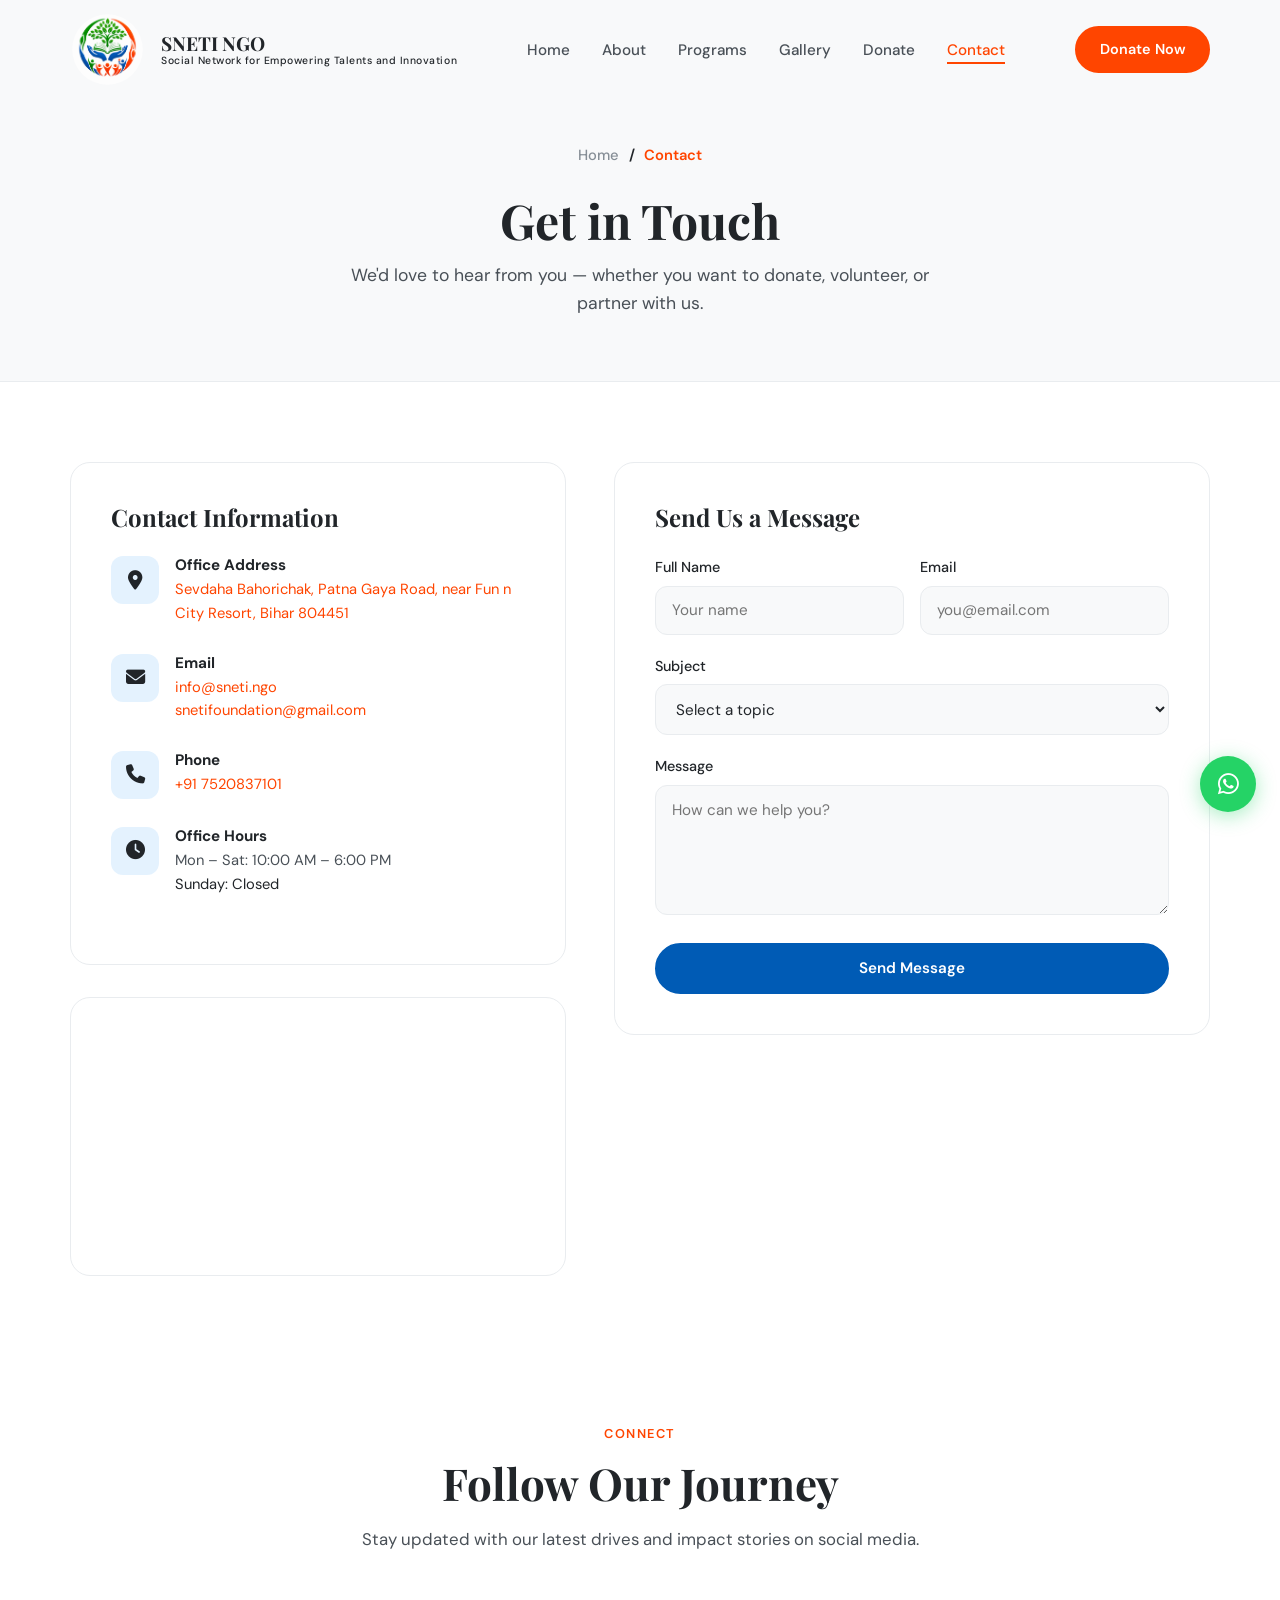
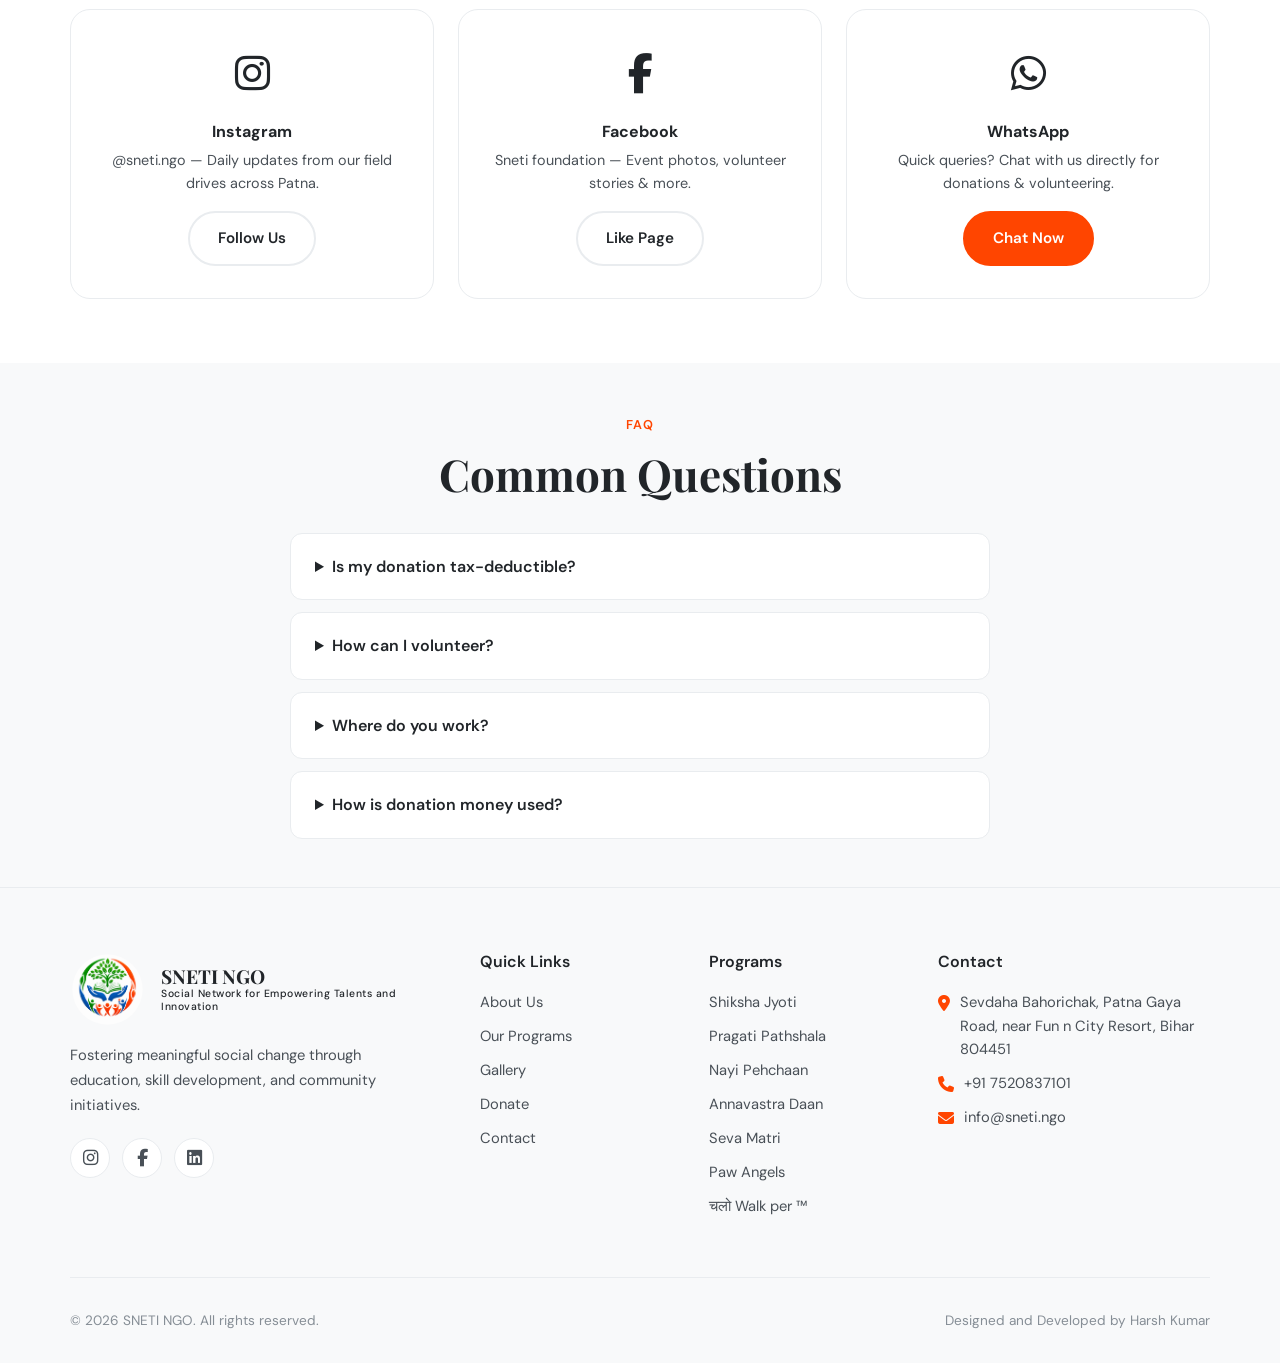
<file: contact.html>
<!DOCTYPE html>
<html lang="en">
<head>
  <meta charset="UTF-8">
  <meta name="viewport" content="width=device-width, initial-scale=1.0">
  <meta name="description" content="Contact Sneti Foundation , Bihar. Donations, volunteering, partnerships and general inquiries.">
  <title>Contact Us — SNETI</title>
  <link rel="icon" href="logo4.png" type="image/png">
  <link rel="preconnect" href="https://fonts.googleapis.com">
  <link rel="preconnect" href="https://fonts.gstatic.com" crossorigin>
  <link href="https://fonts.googleapis.com/css2?family=DM+Sans:ital,opsz,wght@0,9..40,400;0,9..40,500;0,9..40,600;0,9..40,700;1,9..40,400&family=Playfair+Display:wght@600;700;800&display=swap" rel="stylesheet">
  <link rel="stylesheet" href="styles.css">
  <link rel="stylesheet" href="https://cdnjs.cloudflare.com/ajax/libs/font-awesome/6.4.0/css/all.min.css">
</head>
<body>

  <div class="scroll-progress" id="scroll-progress"></div>

 <header class="header">
    <div class="container nav">
     <a href="index.html" class="logo">
  <img src="logo2.png" alt="SNETI NGO" class="logo-img">
  <div class="logo-text">
    SNETI NGO
    <small>Social Network for Empowering Talents and Innovation</small>
  </div>
</a>
      <nav>
        <ul class="nav-links">
          <li><a href="index.html">Home</a></li>
          <li><a href="about.html">About</a></li>
          <li><a href="programs.html">Programs</a></li>
          <li><a href="gallery.html">Gallery</a></li>
          <li><a href="donate.html">Donate</a></li>
          <li><a href="contact.html">Contact</a></li>
        </ul>
      </nav>
      <div class="nav-cta">
        <a href="donate.html" class="btn btn-gold">Donate Now</a>
      </div>
      <button class="hamburger" aria-label="Toggle menu">
        <span></span><span></span><span></span>
      </button>
    </div>
  </header>

  <section class="page-hero">
    <div class="container">
      <div class="breadcrumb fade-up">
        <a href="index.html">Home</a>
        <span>/</span>
        <span style="color:var(--gold);">Contact</span>
      </div>
      <h1 class="fade-up delay-1">Get in Touch</h1>
      <p class="fade-up delay-2">We'd love to hear from you — whether you want to donate, volunteer, or partner with us.</p>
    </div>
  </section>

  <section>
    <div class="container contact-grid">
      <div class="fade-up">
        <div class="contact-info-card">
          <h3 style="font-family:var(--font-display);color:var(--text-primary);margin-bottom:1.5rem;font-size:1.5rem;">Contact Information</h3>

          <div class="contact-info-item">
            <div class="icon"><i class="fa-solid fa-location-dot"></i></div>
            <div>
              <h4>Office Address</h4>
              <p><a href="https://www.google.com/maps/dir//SNETI+Foundation+(NGO),+Sevdaha+Bahorichak,+Patna+Gaya+Road,+near+Fun+n+City+Resort,
                      +Bihar+804451/@25.6170256,85.116814,15z/data=!4m8!4m7!1m0!1m5!1m1!1s0x39f2bb0065a896d1:0xb18e7c36d9ae4c17!2m2!1d85.
                      1568611!2d25.3932439?entry=ttu&g_ep=EgoyMDI2MDYyNC4wIKXMDSoASAFQAw%3D%3D" target="_blank" rel="noopener" style="color:var(--gold);" >
                      Sevdaha Bahorichak, Patna Gaya Road, near Fun n City Resort, Bihar 804451
      </a></p>
            </div>
          </div>

          <div class="contact-info-item">
            <div class="icon"><i class="fa-solid fa-envelope"></i></div>
            <div>
              <h4>Email</h4>
              <p><a href="info@sneti.ngo" style="color:var(--gold);">info@sneti.ngo</a>
                <br><p><a href="snetifoundation@gmail.com" style="color:var(--gold);">snetifoundation@gmail.com</a></p>
            </div>
          </div>

          <div class="contact-info-item">
            <div class="icon"><i class="fa-solid fa-phone"></i></div>
            <div>
              <h4>Phone</h4>
              <p><a href="tel:+917520837101" style="color:var(--gold);">+91 7520837101</a></p>
            </div>
          </div>
          <div class="contact-info-item">
            <div class="icon"><i class="fa-solid fa-clock"></i></div>
            <div>
              <h4>Office Hours</h4>
              <p>Mon – Sat: 10:00 AM – 6:00 PM<br></p>
                <p style="color:var(--red);">Sunday: Closed</p>
            </div>
          </div>
        </div>
        <div class="map-embed fade-up delay-2">
          <iframe
                src="https://maps.google.com/maps?q=SNETI+Foundation+NGO,+Sevdaha+Bahorichak,+Patna+Gaya+Road,+Bhakhri,+Bihar&t=&z=15&ie=UTF8&iwloc=&output=embed"
                width="100%"
                height="450"
                style="border:0;"
                allowfullscreen=""
                loading="lazy"
                referrerpolicy="no-referrer-when-downgrade"
                title="SNETI Foundation office location">
          </iframe>
        </div>
      </div>

      <div class="fade-up delay-1">
        <form id="contact-form" class="contact-form" action="https://formsubmit.co/contact@nayepankh.com" method="POST">
          <input type="hidden" name="_subject" value="New message from NayePankh Website">
          <input type="hidden" name="_captcha" value="false">
          <input type="hidden" name="_template" value="table">
          <input type="text" name="_honey" style="display:none">
          <h3 style="font-family:var(--font-display);color:var(--text-primary);margin-bottom:1.5rem;font-size:1.5rem;">Send Us a Message</h3>

          <div class="form-row">
            <div class="form-group">
              <label for="name">Full Name</label>
              <input type="text" id="name" name="name" required placeholder="Your name">
            </div>
            <div class="form-group">
              <label for="email">Email</label>
              <input type="email" id="email" name="email" required placeholder="you@email.com">
            </div>
          </div>

          <div class="form-group">
            <label for="subject">Subject</label>
            <select id="subject" name="subject" required>
              <option value="">Select a topic</option>
              <option value="donation">Donation Inquiry</option>
              <option value="volunteer">Volunteering</option>
              <option value="partnership">Corporate Partnership</option>
              <option value="media">Media & Press</option>
              <option value="general">General Inquiry</option>
            </select>
          </div>

          <div class="form-group">
            <label for="message">Message</label>
            <textarea id="message" name="message" required placeholder="How can we help you?"></textarea>
          </div>

          <button type="submit" class="btn btn-primary" style="width:100%;justify-content:center;">Send Message</button>
        </form>
      </div>
    </div>
  </section>

  <section style="background:var(--bg-primary);padding:4rem 0;">
    <div class="container">
      <div class="section-header fade-up">
        <span class="section-tag">Connect</span>
        <h2 class="section-title">Follow Our Journey</h2>
        <p class="section-desc">Stay updated with our latest drives and impact stories on social media.</p>
      </div>
      <div class="social-feed">
        <div class="social-card fade-up">
          <div class="icon"><i class="fa-brands fa-instagram"></i></div>
          <h4>Instagram</h4>
          <p>@sneti.ngo — Daily updates from our field drives across Patna.</p>
          <a href="https://www.instagram.com/sneti.ngo/" target="_blank" rel="noopener" class="btn btn-outline">Follow Us</a>
        </div>
        <div class="social-card fade-up delay-1">
          <div class="icon"><i class="fa-brands fa-facebook-f"></i></div>
          <h4>Facebook</h4>
          <p>Sneti foundation — Event photos, volunteer stories & more.</p>
          <a href="https://www.facebook.com/sneti.ngo/" target="_blank" rel="noopener" class="btn btn-outline">Like Page</a>
        </div>
        <div class="social-card fade-up delay-2">
          <div class="icon"><i class="fa-brands fa-whatsapp"></i></div>
          <h4>WhatsApp</h4>
          <p>Quick queries? Chat with us directly for donations & volunteering.</p>
          <a href="https://wa.me/917520837101" target="_blank" rel="noopener" class="btn btn-gold">Chat Now</a>
        </div>
      </div>
    </div>
  </section>

 <section style="background:var(--bg-secondary);padding:3rem 0;">
    <div class="container">
      <div class="section-header fade-up" style="margin-bottom:2rem;">
        <span class="section-tag">FAQ</span>
        <h2 class="section-title">Common Questions</h2>
      </div>
      <div style="max-width:700px;margin:0 auto;">
        
        <details class="fade-up" style="background:var(--bg-card);border:1px solid var(--border);border-radius:var(--radius);padding:1.25rem 1.5rem;margin-bottom:0.75rem;cursor:pointer;">
          <summary style="font-weight:600;color:var(--text-primary);">Is my donation tax-deductible?</summary>
          <p style="margin-top:0.75rem;color:var(--text-secondary);font-size:0.92rem;">Yes! SNETI Foundation is approved under Section 80G. You'll receive a tax exemption certificate with your donation receipt.</p>
        </details>
        
        <details class="fade-up delay-1" style="background:var(--bg-card);border:1px solid var(--border);border-radius:var(--radius);padding:1.25rem 1.5rem;margin-bottom:0.75rem;cursor:pointer;">
          <summary style="font-weight:600;color:var(--text-primary);">How can I volunteer?</summary>
          <p style="margin-top:0.75rem;color:var(--text-secondary);font-size:0.92rem;">Visit our Programs page and fill out the volunteer form, or email us at info@sneti.ngo. We welcome volunteers across Bihar.</p>
        </details>
        
        <details class="fade-up delay-2" style="background:var(--bg-card);border:1px solid var(--border);border-radius:var(--radius);padding:1.25rem 1.5rem;margin-bottom:0.75rem;cursor:pointer;">
          <summary style="font-weight:600;color:var(--text-primary);">Where do you work?</summary>
          <p style="margin-top:0.75rem;color:var(--text-secondary);font-size:0.92rem;">Our registered office is located at Sevdaha Bahorichak, Patna Gaya Road, Bihar. We actively work in Patna and surrounding communities.</p>
        </details>
        
        <details class="fade-up delay-3" style="background:var(--bg-card);border:1px solid var(--border);border-radius:var(--radius);padding:1.25rem 1.5rem;cursor:pointer;">
          <summary style="font-weight:600;color:var(--text-primary);">How is donation money used?</summary>
          <p style="margin-top:0.75rem;color:var(--text-secondary);font-size:0.92rem;">100% of donations go directly to our programs — community development, education, and welfare initiatives. We ensure full transparency in how our funds are utilized.</p>
        </details>

      </div>
    </div>
</section>
  <!-- Simplified Footer for Demo -->
 <footer class="footer">
  <div class="container">
    <div class="footer-grid">
      
      <!-- Column 1: Brand & Social -->
      <div class="footer-brand">
        <a href="index.html" class="logo">
          <img src="logo2.png" alt="SNETI NGO" class="logo-img">
          <div class="logo-text">
            SNETI NGO
            <small>Social Network for Empowering Talents and Innovation</small>
          </div>
        </a>
        <!-- <div class="footer-badges">
          <span class="footer-badge">80G Registered</span>
          <span class="footer-badge">12A Registered</span>
          <span class="footer-badge">Govt. Registered</span>
        </div> -->
        <p>Fostering meaningful social change through education, skill development, and community initiatives.</p>
        <div class="social-links">
          <a href="https://www.instagram.com/sneti.ngo/" target="_blank" rel="noopener" aria-label="Instagram"><i class="fa-brands fa-instagram"></i></a>
          <a href="https://www.facebook.com/sneti.ngo/" target="_blank" rel="noopener" aria-label="Facebook"><i class="fa-brands fa-facebook-f"></i></a>
          <a href="https://www.linkedin.com/company/sneti-ngo/?originalSubdomain=in" target="_blank" rel="noopener" aria-label="LinkedIn"><i class="fa-brands fa-linkedin"></i></a>
                  </div>
      </div>
      
      <!-- Column 2: Quick Links -->
      <div class="footer-col">
        <h4>Quick Links</h4>
        <ul>
          <li><a href="about.html">About Us</a></li>
          <li><a href="programs.html">Our Programs</a></li>
          <li><a href="gallery.html">Gallery</a></li>
          <li><a href="donate.html">Donate</a></li>
          <li><a href="contact.html">Contact</a></li>
        </ul>
      </div>
      
      <!-- Column 3: Programs -->
      <div class="footer-col">
        <h4>Programs</h4>
        <ul>
          <li><a href="programs.html">Shiksha Jyoti</a></li>
          <li><a href="programs.html">Pragati Pathshala</a></li>
          <li><a href="programs.html">Nayi Pehchaan</a></li>
          <li><a href="programs.html">Annavastra Daan</a></li>
          <li><a href="programs.html">Seva Matri</a></li>
          <li><a href="programs.html">Paw Angels</a></li>
          <li><a href="programs.html#chalo-walk">चलो Walk per ™</a></li>
        </ul>
      </div>
      
      <!-- Column 4: Policies
      <div class="footer-col">
        <h4>Policies</h4>
        <ul>
          <li><a href="terms.html">Terms and Conditions</a></li>
          <li><a href="privacy.html">Privacy Policy</a></li>
          <li><a href="cancellation.html">Cancellation and Refund</a></li>
        </ul>
      </div> -->
      
      <!-- Column 5: Contact -->
      <div class="footer-col">
        <h4>Contact</h4>
        <ul>
          <li>
            <i class="fa-solid fa-location-dot"></i> 
            <a href="https://www.google.com/maps/dir//SNETI+Foundation+(NGO),+Sevdaha+Bahorichak,+Patna+Gaya+Road,+near+Fun+n+City+Resort,
                      +Bihar+804451/@25.6170256,85.116814,15z/data=!4m8!4m7!1m0!1m5!1m1!1s0x39f2bb0065a896d1:0xb18e7c36d9ae4c17!2m2!1d85.
                      1568611!2d25.3932439?entry=ttu&g_ep=EgoyMDI2MDYyNC4wIKXMDSoASAFQAw%3D%3D"target="_blank" rel="noopener">
                      Sevdaha Bahorichak, Patna Gaya Road, near Fun n City Resort, Bihar 804451</a>
          </li>
          <li>
            <i class="fa-solid fa-phone"></i>
            <a href="tel:+917520837101">+91 7520837101</a>
          </li>
          <li>
            <i class="fa-solid fa-envelope"></i>
            <a href="mailto:info@sneti.ngo">info@sneti.ngo</a>
          </li>
        </ul>
      </div>
      
    </div>
    
    <div class="footer-bottom">
      <span>© 2026 SNETI NGO. All rights reserved.</span>
      <span>Designed and Developed by Harsh Kumar</span>
    </div>
  </div>
</footer>

   <a href="https://wa.me/917520837101?text=Hi%20Sneti%20Foundation%2C%20I%20want%20to%20help!" class="whatsapp-float" target="_blank" rel="noopener" aria-label="Chat on WhatsApp"><i class="fa-brands fa-whatsapp"></i></a>
  <button class="back-to-top" id="back-to-top" aria-label="Back to top">↑</button>


  <script src="main.js"></script>
</body>
</html>
</file>
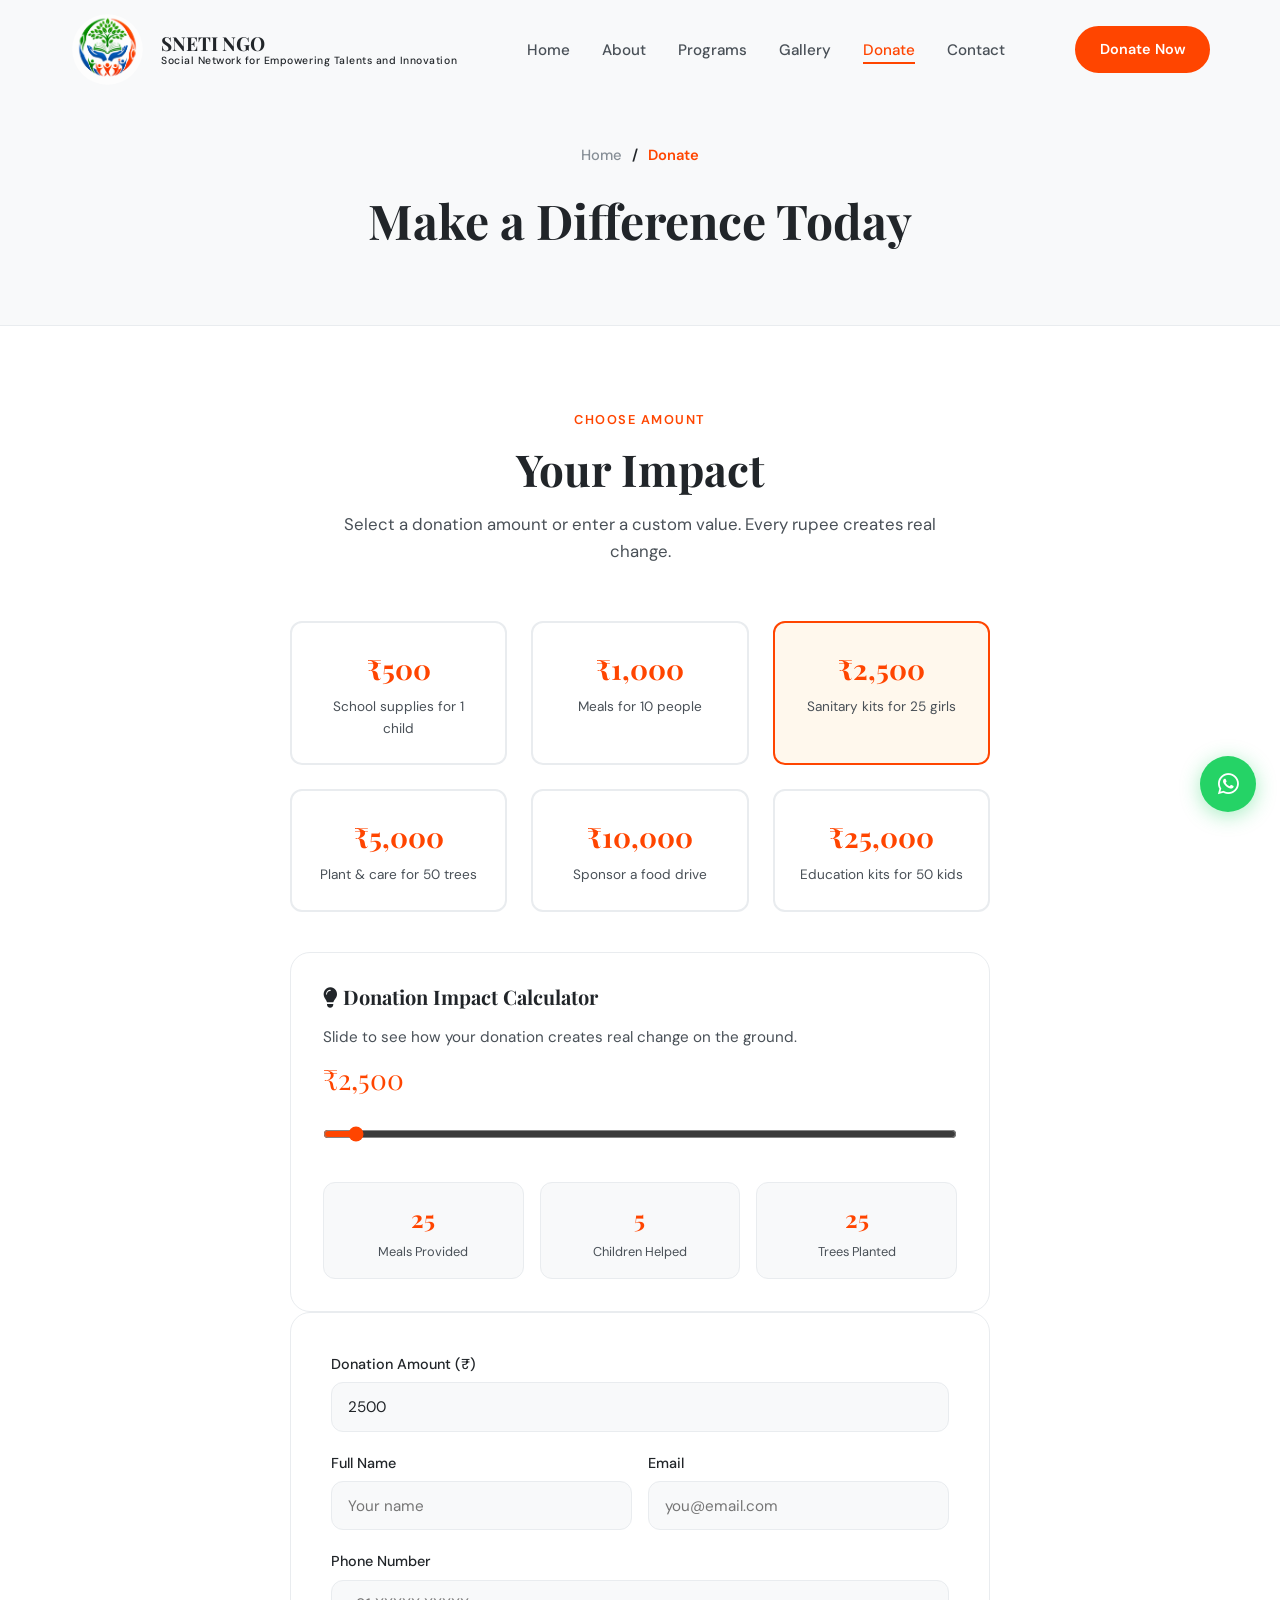
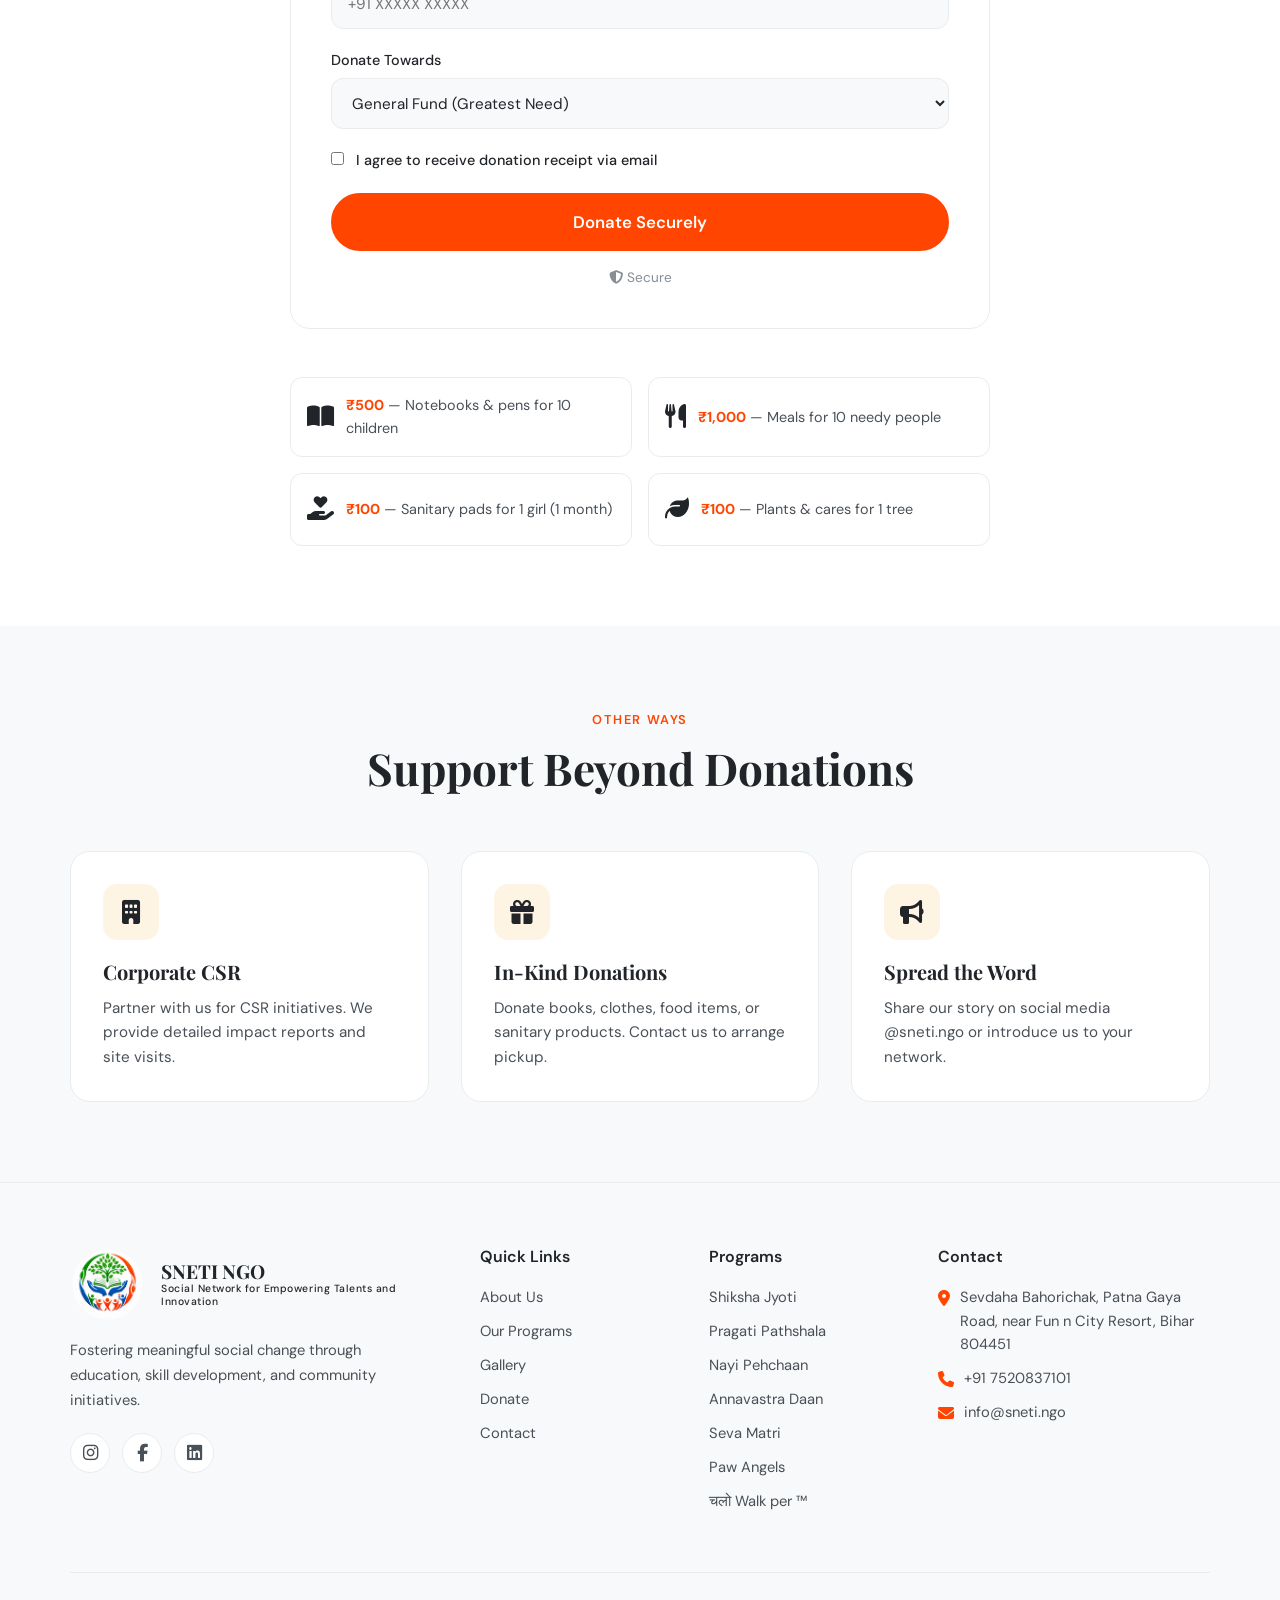
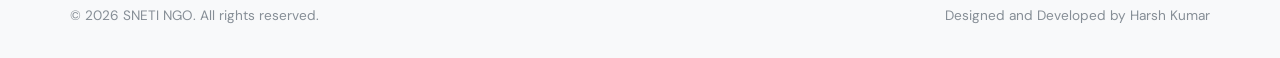
<file: donate.html>
<!DOCTYPE html>
<html lang="en">
<head>
  <meta charset="UTF-8">
  <meta name="viewport" content="width=device-width, initial-scale=1.0">
  <meta name="description" content="Donate to Sneti Foundation — Support education, hunger relief, health and environment programs in Bihar.">
  <title>Donate — Sneti</title>
  <link rel="icon" href="logo4.png" type="image/png">
  <link rel="preconnect" href="https://fonts.googleapis.com">
  <link rel="preconnect" href="https://fonts.gstatic.com" crossorigin>
  <link href="https://fonts.googleapis.com/css2?family=DM+Sans:ital,opsz,wght@0,9..40,400;0,9..40,500;0,9..40,600;0,9..40,700;1,9..40,400&family=Playfair+Display:wght@600;700;800&display=swap" rel="stylesheet">
  <link rel="stylesheet" href="styles.css">
  <link rel="stylesheet" href="https://cdnjs.cloudflare.com/ajax/libs/font-awesome/6.4.0/css/all.min.css">
</head>
<body>

  <div class="scroll-progress" id="scroll-progress"></div>

    <header class="header">
    <div class="container nav">
     <a href="index.html" class="logo">
  <img src="logo2.png" alt="SNETI NGO" class="logo-img">
  <div class="logo-text">
    SNETI NGO
    <small>Social Network for Empowering Talents and Innovation</small>
  </div>
</a>
      <nav>
        <ul class="nav-links">
          <li><a href="index.html">Home</a></li>
          <li><a href="about.html">About</a></li>
          <li><a href="programs.html">Programs</a></li>
          <li><a href="gallery.html">Gallery</a></li>
          <li><a href="donate.html">Donate</a></li>
          <li><a href="contact.html">Contact</a></li>
        </ul>
      </nav>
      <div class="nav-cta">
        <a href="donate.html" class="btn btn-gold">Donate Now</a>
      </div>
      <button class="hamburger" aria-label="Toggle menu">
        <span></span><span></span><span></span>
      </button>
    </div>
  </header>

  <section class="page-hero">
    <div class="container">
      <div class="breadcrumb fade-up">
        <a href="index.html">Home</a>
        <span>/</span>
        <span style="color:var(--gold);">Donate</span>
      </div>
      <h1 class="fade-up delay-1">Make a Difference Today</h1>
    </div>
  </section>

  <section>
    <div class="container">
      <div style="max-width:700px;margin:0 auto;">
        <div class="section-header fade-up">
          <span class="section-tag">Choose Amount</span>
          <h2 class="section-title">Your Impact</h2>
          <p class="section-desc">Select a donation amount or enter a custom value. Every rupee creates real change.</p>
        </div>

        <div class="donate-options fade-up">
          <div class="donate-amount" data-value="500">
            <div class="amount">₹500</div>
            <div class="desc">School supplies for 1 child</div>
          </div>
          <div class="donate-amount" data-value="1000">
            <div class="amount">₹1,000</div>
            <div class="desc">Meals for 10 people</div>
          </div>
          <div class="donate-amount selected" data-value="2500">
            <div class="amount">₹2,500</div>
            <div class="desc">Sanitary kits for 25 girls</div>
          </div>
          <div class="donate-amount" data-value="5000">
            <div class="amount">₹5,000</div>
            <div class="desc">Plant & care for 50 trees</div>
          </div>
          <div class="donate-amount" data-value="10000">
            <div class="amount">₹10,000</div>
            <div class="desc">Sponsor a food drive</div>
          </div>
          <div class="donate-amount" data-value="25000">
            <div class="amount">₹25,000</div>
            <div class="desc">Education kits for 50 kids</div>
          </div>
        </div>

        <div class="impact-calculator fade-up">
          <h3><i class="fa-solid fa-lightbulb"></i> Donation Impact Calculator</h3>
          <p style="color:var(--text-secondary);font-size:0.95rem;">Slide to see how your donation creates real change on the ground.</p>
          <p style="font-family:var(--font-display);font-size:1.75rem;color:var(--gold);margin:0.5rem 0;" id="slider-amount">₹2,500</p>
          <input type="range" id="donation-slider" class="calc-slider" min="500" max="50000" step="500" value="2500">
          <div class="calc-result">
            <div class="calc-result-item">
              <div class="num" id="calc-meals">25</div>
              <div class="label">Meals Provided</div>
            </div>
            <div class="calc-result-item">
              <div class="num" id="calc-children">5</div>
              <div class="label">Children Helped</div>
            </div>
            <div class="calc-result-item">
              <div class="num" id="calc-trees">25</div>
              <div class="label">Trees Planted</div>
            </div>
          </div>
        </div>

        <form id="donate-form" class="contact-form fade-up">
          <div class="form-group">
            <label for="custom-amount">Donation Amount (₹)</label>
            <input type="number" id="custom-amount" value="2500" min="100" placeholder="Enter amount">
          </div>
          <div class="form-row">
            <div class="form-group">
              <label for="d-name">Full Name</label>
              <input type="text" id="d-name" required placeholder="Your name">
            </div>
            <div class="form-group">
              <label for="d-email">Email</label>
              <input type="email" id="d-email" required placeholder="you@email.com">
            </div>
          </div>
          <div class="form-group">
            <label for="d-phone">Phone Number</label>
            <input type="tel" id="d-phone" required placeholder="+91 XXXXX XXXXX">
          </div>
          <div class="form-group">
            <label for="d-cause">Donate Towards</label>
            <select id="d-cause" required>
              <option value="general">General Fund (Greatest Need)</option>
              <option value="shiksha">Shiksha Jyoti (Education)</option>
              <option value="pragati">Pragati Pathshala (Slum Mini-Schools)</option>
              <option value="pehchaan">Nayi Pehchaan (Women/Youth Skilling)</option>
              <option value="annavastra">Annavastra Daan (Food & Clothing)</option>
              <option value="sevamatri">Seva Matri (Environment/Ganga Clean-up)</option>
              <option value="pawangels">Paw Angels (Street Animal Care)</option>
            </select>
          </div>
          <div class="form-group">
            <label>
              <input type="checkbox" required style="width:auto;margin-right:0.5rem;">
              I agree to receive donation receipt via email
            </label>
          </div>
          <button type="submit" class="btn btn-gold" style="width:100%;justify-content:center;font-size:1.05rem;padding:1rem;">
             Donate Securely
          </button>
          <p style="text-align:center;margin-top:1rem;font-size:0.85rem;color:var(--text-muted);">
            <i class="fa-solid fa-shield-halved"></i> Secure 
          </p>
        </form>

        <div class="impact-list fade-up" style="margin-top:3rem;">
          <div class="impact-item">
            <span class="emoji"><i class="fa-solid fa-book-open"></i></span>
            <p><strong>₹500</strong> — Notebooks & pens for 10 children</p>
          </div>
          <div class="impact-item">
            <span class="emoji"><i class="fa-solid fa-utensils"></i></span>
            <p><strong>₹1,000</strong> — Meals for 10 needy people</p>
          </div>
          <div class="impact-item">
            <span class="emoji"><i class="fa-solid fa-hand-holding-heart"></i></span>
            <p><strong>₹100</strong> — Sanitary pads for 1 girl (1 month)</p>
          </div>
          <div class="impact-item">
            <span class="emoji"><i class="fa-solid fa-leaf"></i></span>
            <p><strong>₹100</strong> — Plants & cares for 1 tree</p>
          </div>
        </div>
      </div>
    </div>
  </section>

  <section style="background:var(--bg-secondary);">
    <div class="container">
      <div class="section-header fade-up">
        <span class="section-tag">Other Ways</span>
        <h2 class="section-title">Support Beyond Donations</h2>
      </div>
      <div class="mission-grid">
        <div class="mission-card fade-up">
          <div class="mission-icon"><i class="fa-solid fa-building"></i></div>
          <h3>Corporate CSR</h3>
          <p>Partner with us for CSR initiatives. We provide detailed impact reports and site visits.</p>
        </div>
        <div class="mission-card fade-up delay-1">
          <div class="mission-icon"><i class="fa-solid fa-gift"></i></div>
          <h3>In-Kind Donations</h3>
          <p>Donate books, clothes, food items, or sanitary products. Contact us to arrange pickup.</p>
        </div>
        <div class="mission-card fade-up delay-2">
          <div class="mission-icon"><i class="fa-solid fa-bullhorn"></i></div>
          <h3>Spread the Word</h3>
          <p>Share our story on social media @sneti.ngo or introduce us to your network.</p>
        </div>
      </div>
    </div>
  </section>

   <!-- Simplified Footer for Demo -->
 <footer class="footer">
  <div class="container">
    <div class="footer-grid">
      
      <!-- Column 1: Brand & Social -->
      <div class="footer-brand">
        <a href="index.html" class="logo">
          <img src="logo2.png" alt="SNETI NGO" class="logo-img">
          <div class="logo-text">
            SNETI NGO
            <small>Social Network for Empowering Talents and Innovation</small>
          </div>
        </a>
        <!-- <div class="footer-badges">
          <span class="footer-badge">80G Registered</span>
          <span class="footer-badge">12A Registered</span>
          <span class="footer-badge">Govt. Registered</span>
        </div> -->
        <p>Fostering meaningful social change through education, skill development, and community initiatives.</p>
        <div class="social-links">
          <a href="https://www.instagram.com/sneti.ngo/" target="_blank" rel="noopener" aria-label="Instagram"><i class="fa-brands fa-instagram"></i></a>
          <a href="https://www.facebook.com/sneti.ngo/" target="_blank" rel="noopener" aria-label="Facebook"><i class="fa-brands fa-facebook-f"></i></a>
          <a href="https://www.linkedin.com/company/sneti-ngo/?originalSubdomain=in" target="_blank" rel="noopener" aria-label="LinkedIn"><i class="fa-brands fa-linkedin"></i></a>
                  </div>
      </div>
      
      <!-- Column 2: Quick Links -->
      <div class="footer-col">
        <h4>Quick Links</h4>
        <ul>
          <li><a href="about.html">About Us</a></li>
          <li><a href="programs.html">Our Programs</a></li>
          <li><a href="gallery.html">Gallery</a></li>
          <li><a href="donate.html">Donate</a></li>
          <li><a href="contact.html">Contact</a></li>
        </ul>
      </div>
      
      <!-- Column 3: Programs -->
      <div class="footer-col">
        <h4>Programs</h4>
        <ul>
          <li><a href="programs.html">Shiksha Jyoti</a></li>
          <li><a href="programs.html">Pragati Pathshala</a></li>
          <li><a href="programs.html">Nayi Pehchaan</a></li>
          <li><a href="programs.html">Annavastra Daan</a></li>
          <li><a href="programs.html">Seva Matri</a></li>
          <li><a href="programs.html">Paw Angels</a></li>
          <li><a href="programs.html#chalo-walk">चलो Walk per ™</a></li>
        </ul>
      </div>
      
      <!-- Column 4: Policies
      <div class="footer-col">
        <h4>Policies</h4>
        <ul>
          <li><a href="terms.html">Terms and Conditions</a></li>
          <li><a href="privacy.html">Privacy Policy</a></li>
          <li><a href="cancellation.html">Cancellation and Refund</a></li>
        </ul>
      </div> -->
      
      <!-- Column 5: Contact -->
      <div class="footer-col">
        <h4>Contact</h4>
        <ul>
          <li>
            <i class="fa-solid fa-location-dot"></i> 
            <a href="https://www.google.com/maps/dir//SNETI+Foundation+(NGO),+Sevdaha+Bahorichak,+Patna+Gaya+Road,+near+Fun+n+City+Resort,
                      +Bihar+804451/@25.6170256,85.116814,15z/data=!4m8!4m7!1m0!1m5!1m1!1s0x39f2bb0065a896d1:0xb18e7c36d9ae4c17!2m2!1d85.
                      1568611!2d25.3932439?entry=ttu&g_ep=EgoyMDI2MDYyNC4wIKXMDSoASAFQAw%3D%3D"target="_blank" rel="noopener">
                      Sevdaha Bahorichak, Patna Gaya Road, near Fun n City Resort, Bihar 804451</a>
          </li>
          <li>
            <i class="fa-solid fa-phone"></i>
            <a href="tel:+917520837101">+91 7520837101</a>
          </li>
          <li>
            <i class="fa-solid fa-envelope"></i>
            <a href="mailto:info@sneti.ngo">info@sneti.ngo</a>
          </li>
        </ul>
      </div>
      
    </div>
    
    <div class="footer-bottom">
      <span>© 2026 SNETI NGO. All rights reserved.</span>
      <span>Designed and Developed by Harsh Kumar</span>
    </div>
  </div>
</footer>


  <a href="https://wa.me/917520837101?text=Hi%20Sneti%20Foundation%2C%20I%20want%20to%20help!" class="whatsapp-float" target="_blank" rel="noopener" aria-label="Chat on WhatsApp"><i class="fa-brands fa-whatsapp"></i></a>
  <button class="back-to-top" id="back-to-top" aria-label="Back to top">↑</button>


  <div class="modal-overlay" id="donate-success">
    <div class="modal">
      <div class="modal-icon"><i class="fa-solid fa-hands-praying"></i></div>
      <h3>Thank You for Your Generosity!</h3>
      <p>Your donation will directly impact lives in Bihar. An Donation receipt will be sent to your email shortly.</p>
      <button class="btn btn-primary" onclick="closeModal('donate-success')">Close</button>
    </div>
  </div>

  <script src="main.js"></script>
</body>
</html>
</file>
<file: styles.css>
html {
  scroll-behavior: smooth;
}

:root {
  /* ===== SNETI Light Theme Backgrounds ===== */
  --bg-primary: #ffffff;
  --bg-secondary: #f8f9fa;
  --bg-card: #ffffff;
  --bg-card-hover: #f1f3f5;
  --border: #e9ecef;

  /* ===== Text Colors for Light Theme ===== */
  --text-primary: #212529; /* Dark gray/black for readability */
  --text-secondary: #495057; /* Medium gray */
  --text-muted: #868e96;

  /* ===== SNETI NGO Brand Colors from Logo ===== */
  --blue: #005bb5;       /* Blue from hands */
  --blue-dark: #00438a;
  --green: #00a830;      /* Green from Tree/NGO text */
  --green-dark: #008225;
  --gold: #ff4500;       /* Mapped to SNETI Orange to keep your HTML classes working */
  --gold-dark: #cc3700;
  --orange: #ff4500;     /* Orange from people/SNETI text */
  --pink: #e879a8;

  /* ===== Light Theme Shadows ===== */
  --shadow: 0 4px 24px rgba(0, 0, 0, 0.06);
  --shadow-lg: 0 12px 48px rgba(0, 0, 0, 0.12);
  
  --radius: 12px;
  --radius-lg: 20px;
  --transition: 0.3s cubic-bezier(0.4, 0, 0.2, 1);
  --font-display: 'Playfair Display', Georgia, serif;
  --font-body: 'DM Sans', system-ui, sans-serif;
}

*, *::before, *::after {
  box-sizing: border-box;
  margin: 0;
  padding: 0;
}

body {
  font-family: var(--font-body);
  color: var(--text-primary);
  background: var(--bg-primary);
  line-height: 1.6;
  overflow-x: hidden;
}

img {
  max-width: 100%;
  display: block;
}

a {
  color: inherit;
  text-decoration: none;
}

ul {
  list-style: none;
}

.container {
  width: min(1140px, 92vw);
  margin-inline: auto;
}

h1, h2, h3, h4 {
  font-family: var(--font-display);
  line-height: 1.2;
  font-weight: 700;
}

.section-tag {
  display: inline-block;
  font-size: 0.8rem;
  font-weight: 600;
  letter-spacing: 0.12em;
  text-transform: uppercase;
  color: var(--gold); /* Will show as SNETI Orange */
  margin-bottom: 0.75rem;
}

.section-title {
  font-size: clamp(1.75rem, 4vw, 2.75rem);
  color: var(--text-primary);
  margin-bottom: 1rem;
}

.section-desc {
  color: var(--text-secondary);
  font-size: 1.05rem;
  max-width: 600px;
}

/* ===== Buttons ===== */
.btn {
  display: inline-flex;
  align-items: center;
  gap: 0.5rem;
  padding: 0.85rem 1.75rem;
  border-radius: 50px;
  font-weight: 600;
  font-size: 0.95rem;
  border: 2px solid transparent;
  cursor: pointer;
  transition: var(--transition);
  font-family: var(--font-body);
}

.btn-primary {
  background: var(--blue);
  color: #ffffff; /* Changed for light theme */
  border-color: var(--blue);
}

.btn-primary:hover {
  background: var(--blue-dark);
  border-color: var(--blue-dark);
  transform: translateY(-2px);
  box-shadow: 0 4px 20px rgba(0, 91, 181, 0.3);
}

.btn-outline {
  background: transparent;
  color: var(--text-primary);
  border-color: var(--border); /* Changed for light theme */
}

.btn-outline:hover {
  background: rgba(255, 69, 0, 0.05); /* Slight orange tint on hover */
  border-color: var(--gold);
  color: var(--gold);
  transform: translateY(-2px);
}

.btn-gold {
  background: var(--gold); /* Shows as SNETI Orange */
  color: #ffffff; /* Changed to white text for contrast */
  border-color: var(--gold);
}

.btn-gold:hover {
  background: var(--gold-dark);
  border-color: var(--gold-dark);
  transform: translateY(-2px);
  box-shadow: 0 4px 20px rgba(255, 69, 0, 0.3);
}

/* ===== Header ===== */
.header {
  position: fixed;
  top: 0;
  left: 0;
  right: 0;
  z-index: 1000;
  padding: 0.75rem 0;
  transition: var(--transition);
}

.header.scrolled,
.header--inner {
  background: rgba(255, 255, 255, 0.95); /* Changed to white frosted glass */
  backdrop-filter: blur(16px);
  border-bottom: 1px solid var(--border);
  box-shadow: 0 2px 15px rgba(0,0,0,0.05); /* Added slight shadow for depth */
}

.nav {
  display: flex;
  align-items: center;
  justify-content: space-between;
}

.logo {
  display: flex;
  align-items: center;
  gap: 1rem;
}

.logo-img {
  width: 75px;
  height: 75px;
  object-fit: cover;
  background: transparent;
  border: none !important;
  box-shadow: none !important;
  
  /* Ye CSS trick image ke outer 3-4% hisse ko kaat degi jahan wo black line hai */
  clip-path: circle(47% at 50% 50%);
}
.logo-text {
  font-family: var(--font-display);
  font-size: 1.2rem;
  font-weight: 700;
  color: var(--text-primary);
  line-height: 1.2;
}

.logo-text small {
  display: block;
  font-family: var(--font-body);
  font-size: 0.65rem;
  font-weight: 500;
  color: var(--text-primary);
  letter-spacing: 0.05em;
}

.nav-links {
  display: flex;
  align-items: center;
  gap: 2rem;
}

.nav-links a {
  font-weight: 500;
  font-size: 0.95rem;
  color: var(--text-secondary);
  position: relative;
  transition: var(--transition);
}

.nav-links a:hover,
.nav-links a.active {
  color: var(--gold); /* Highlight in SNETI Orange */
}

.nav-links a::after {
  content: '';
  position: absolute;
  bottom: -4px;
  left: 0;
  width: 0;
  height: 2px;
  background: var(--gold);
  transition: var(--transition);
}

.nav-links a:hover::after,
.nav-links a.active::after {
  width: 100%;
}

.nav-cta .btn {
  padding: 0.65rem 1.4rem;
  font-size: 0.9rem;
}

.hamburger {
  display: none;
  flex-direction: column;
  gap: 5px;
  background: none;
  border: none;
  cursor: pointer;
  padding: 4px;
}

.hamburger span {
  display: block;
  width: 26px;
  height: 2px;
  background: var(--text-primary); /* Changed to dark for light theme */
  transition: var(--transition);
  border-radius: 2px;
  position: relative; 
  z-index: 1000;
}

.hamburger.open span:nth-child(1) {
  transform: rotate(45deg) translate(5px, 5px);
}

.hamburger.open span:nth-child(2) {
  opacity: 0;
}

.hamburger.open span:nth-child(3) {
  transform: rotate(-45deg) translate(5px, -5px);
}
/* ===== Hero ===== */
.hero {
  min-height: 100vh;
  display: flex;
  align-items: center;
  position: relative;
  overflow: hidden;
}

.hero-bg {
  position: absolute;
  inset: 0;
  z-index: 0;
}

.hero-bg img {
  width: 100%;
  height: 100%;
  object-fit: cover;
  filter: brightness(0.35);
}

.hero-bg::after {
  content: '';
  position: absolute;
  inset: 0;
  background: linear-gradient(135deg, rgba(10, 10, 10, 0.85) 0%, rgba(10, 10, 10, 0.4) 60%, rgba(10, 10, 10, 0.7) 100%);
}

.hero-content {
  position: relative;
  z-index: 2;
  display: grid;
  grid-template-columns: 1fr 1fr;
  gap: 3rem;
  align-items: center;
  padding: 8rem 0 4rem;
}

.hero-text h1 {
  font-size: clamp(2.5rem, 5vw, 3.75rem);
  color: var(--text-primary);
  margin-bottom: 1.25rem;
}

.hero-text h1 span {
  color: var(--gold);
}

.hero-text p {
  color: var(--text-secondary);
  font-size: 1.15rem;
  margin-bottom: 2rem;
  max-width: 520px;
}

.hero-buttons {
  display: flex;
  gap: 1rem;
  flex-wrap: wrap;
}

.hero-badge {
  display: inline-flex;
  align-items: center;
  gap: 0.5rem;
  background: rgba(255, 255, 255, 0.08);
  border: 1px solid rgba(255, 255, 255, 0.15);
  border-radius: 50px;
  padding: 0.5rem 1rem;
  font-size: 0.8rem;
  color: var(--text-secondary);
  margin-bottom: 1.5rem;
}

.hero-badge span {
  color: var(--gold);
  font-weight: 600;
}

.hero-visual img {
  width: 100%;
  border-radius: var(--radius-lg);
  box-shadow: var(--shadow-lg);
  border: 2px solid var(--border);
}

/* ===== Stats Bar ===== */
.stats-bar {
  background: var(--bg-secondary);
  border-top: 1px solid var(--border);
  border-bottom: 1px solid var(--border);
  padding: 3rem 0;
}

.stats-grid {
  display: grid;
  grid-template-columns: repeat(4, 1fr);
  gap: 2rem;
}

.stat-item {
  text-align: center;
  padding: 1.5rem;
  background: var(--bg-card);
  border: 1px solid var(--border);
  border-radius: var(--radius);
  transition: var(--transition);
}

.stat-item:hover {
  transform: translateY(-4px);
  border-color: var(--gold);
  box-shadow: var(--shadow);
}

.stat-item .counter {
  font-family: var(--font-display);
  font-size: 2.5rem;
  font-weight: 700;
  color: var(--gold);
  display: block;
}

.stat-item .stat-label {
  color: var(--text-secondary);
  font-size: 0.9rem;
  margin-top: 0.25rem;
}

/* ===== Sections ===== */
section {
  padding: 5rem 0;
}

.section-header {
  text-align: center;
  margin-bottom: 3.5rem;
}

.section-header .section-desc {
  margin-inline: auto;
}

/* ===== Mission Quote Blocks ===== */
.mission-quotes {
  display: flex;
  flex-direction: column;
  gap: 4rem;
}

.mission-quote {
  display: grid;
  grid-template-columns: 1fr 1fr;
  gap: 3rem;
  align-items: center;
}

.mission-quote.reverse {
  direction: rtl;
}

.mission-quote.reverse > * {
  direction: ltr;
}

.mission-quote-img {
  border-radius: 50% / 40%;
  overflow: hidden;
  aspect-ratio: 4/3;
  border: 2px solid var(--border);
}

.mission-quote-img img {
  width: 100%;
  height: 100%;
  object-fit: cover;
}

.mission-quote-text blockquote {
  font-family: var(--font-display);
  font-size: clamp(1.1rem, 2.5vw, 1.4rem);
  line-height: 1.7;
  color: var(--text-primary);
  position: relative;
  padding: 0 1rem;
}

.mission-quote-text blockquote::before {
  content: '\201C';
  font-size: 4rem;
  color: var(--gold);
  line-height: 0;
  vertical-align: -0.4em;
  margin-right: 0.25rem;
}

.mission-quote-text blockquote .highlight-gold {
  color: var(--gold);
}

.mission-quote-text blockquote .highlight-pink {
  color: var(--pink);
}

.mission-quote-text blockquote .highlight-orange {
  color: var(--orange);
}

/* ===== Mission Cards ===== */
.mission-grid {
  display: grid;
  grid-template-columns: repeat(auto-fit, minmax(280px, 1fr));
  gap: 2rem;
}

.mission-card {
  background: var(--bg-card);
  border: 1px solid var(--border);
  border-radius: var(--radius-lg);
  padding: 2rem;
  transition: var(--transition);
  position: relative;
  overflow: hidden;
}

.mission-card::before {
  content: '';
  position: absolute;
  top: 0;
  left: 0;
  right: 0;
  height: 3px;
  background: linear-gradient(90deg, var(--blue), var(--gold));
  transform: scaleX(0);
  transition: var(--transition);
}

.mission-card:hover {
  transform: translateY(-6px);
  border-color: var(--gold);
  box-shadow: var(--shadow-lg);
}

.mission-card:hover::before {
  transform: scaleX(1);
}

.mission-icon {
  width: 56px;
  height: 56px;
  background: rgba(245, 166, 35, 0.12);
  border-radius: 14px;
  display: flex;
  align-items: center;
  justify-content: center;
  font-size: 1.5rem;
  margin-bottom: 1.25rem;
}

.mission-card h3 {
  font-size: 1.25rem;
  color: var(--text-primary);
  margin-bottom: 0.75rem;
}

.mission-card p {
  color: var(--text-secondary);
  font-size: 0.95rem;
}

/* ===== Programs ===== */
.programs {
  background: var(--bg-secondary);
}

.programs-grid {
  display: grid;
  grid-template-columns: repeat(2, 1fr);
  gap: 2rem;
}

.program-card {
  background: var(--bg-card);
  border: 1px solid var(--border);
  border-radius: var(--radius-lg);
  overflow: hidden;
  transition: var(--transition);
  cursor: pointer;
}

.program-card:hover {
  transform: translateY(-4px);
  border-color: var(--blue);
  box-shadow: var(--shadow-lg);
}

.program-image {
  height: 220px;
  overflow: hidden;
}

.program-image img {
  width: 100%;
  height: 100%;
  object-fit: cover;
  transition: var(--transition);
}

.program-card:hover .program-image img {
  transform: scale(1.05);
}

.program-body {
  padding: 1.75rem;
}

.program-body h3 {
  font-size: 1.2rem;
  color: var(--text-primary);
  margin-bottom: 0.5rem;
}

.program-body p {
  color: var(--text-secondary);
  font-size: 0.92rem;
  margin-bottom: 1rem;
}

.program-tag {
  display: inline-block;
  background: rgba(33, 150, 243, 0.15);
  color: var(--blue);
  font-size: 0.75rem;
  font-weight: 600;
  padding: 0.3rem 0.75rem;
  border-radius: 50px;
}

/* ===== Gallery ===== */
.gallery-grid {
  display: grid;
  grid-template-columns: repeat(3, 1fr);
  gap: 1rem;
}

.gallery-item {
  border-radius: var(--radius);
  overflow: hidden;
  aspect-ratio: 4/3;
  border: 1px solid var(--border);
  cursor: pointer;
  transition: var(--transition);
}

.gallery-item:hover {
  transform: scale(1.02);
  border-color: var(--gold);
}

.gallery-item img {
  width: 100%;
  height: 100%;
  object-fit: cover;
}

.gallery-item.wide {
  grid-column: span 2;
  grid-row: span 2;       /* Ye usko neeche wali row tak stretch karega */
  aspect-ratio: unset;    /* Ye constraint hatayega taaki height perfectly fit ho */
}

/* ===== Testimonials ===== */
.testimonials-slider {
  position: relative;
  max-width: 800px;
  margin: 0 auto;
  overflow: hidden;
}

.testimonial-track {
  display: flex;
  transition: transform 0.5s ease;
}

.testimonial-slide {
  min-width: 100%;
  padding: 2rem;
  text-align: center;
}

.testimonial-quote {
  font-family: var(--font-display);
  font-size: 1.35rem;
  color: var(--text-primary);
  font-style: italic;
  margin-bottom: 1.5rem;
  line-height: 1.7;
}

.testimonial-author {
  font-weight: 600;
  color: var(--gold);
}

.testimonial-role {
  color: var(--text-secondary);
  font-size: 0.9rem;
}

.slider-dots {
  display: flex;
  justify-content: center;
  gap: 0.5rem;
  margin-top: 1.5rem;
}

.slider-dot {
  width: 10px;
  height: 10px;
  border-radius: 50%;
  background: var(--border);
  border: none;
  cursor: pointer;
  transition: var(--transition);
}

.slider-dot.active {
  background: var(--gold);
  width: 28px;
  border-radius: 5px;
}

/* ===== Media Coverage ===== */
.media-section {
  background: var(--bg-secondary);
}

.media-img {
  border-radius: var(--radius-lg);
  border: 1px solid var(--border);
  overflow: hidden;
  box-shadow: var(--shadow);
}

.media-img img {
  width: 100%;
}

.media-logos {
  display: flex;
  flex-wrap: wrap;
  gap: 1rem;
  justify-content: center;
  margin-top: 2rem;
}

.media-logo {
  background: var(--bg-card);
  border: 1px solid var(--border);
  border-radius: var(--radius);
  padding: 0.75rem 1.5rem;
  font-weight: 600;
  color: var(--text-secondary);
  font-size: 0.9rem;
}

/* ===== Certificates ===== */
.cert-grid {
  display: grid;
  grid-template-columns: repeat(3, 1fr);
  gap: 1.5rem;
}

.cert-card {
  background: var(--bg-card);
  border: 1px solid var(--border);
  border-radius: var(--radius-lg);
  overflow: hidden;
  transition: var(--transition);
  cursor: pointer;
}

.cert-card:hover {
  transform: translateY(-4px);
  border-color: var(--gold);
  box-shadow: var(--shadow);
}

.cert-card img {
  width: 100%;
}

.cert-card p {
  padding: 1rem;
  text-align: center;
  font-size: 0.85rem;
  color: var(--text-secondary);
  font-weight: 500;
}

/* ===== CTA Banner ===== */
/* ===== Global CTA Banner (Updated to match Fund Program styling) ===== */
.cta-banner {
  background: linear-gradient(135deg, #1e293b 0%, #0f172a 100%);
  padding: 5rem 0; /* Updated padding to match your 5rem preference */
  text-align: center;
  position: relative;
  overflow: hidden;
  /* Borders hata diye hain taaki ekdum clean look aaye */
}

/* SNETI Orange Glow Effect */
.cta-banner::before {
  content: '';
  position: absolute;
  inset: 0;
  background: radial-gradient(circle at 50% 50%, rgba(255, 69, 0, 0.15) 0%, transparent 70%);
  z-index: 0;
}

/* Container flex alignment add kiya taaki content hamesha center rahe */
.cta-banner .container {
  position: relative;
  z-index: 1; /* Text ko glow ke upar rakhne ke liye */
  display: flex;
  flex-direction: column;
  align-items: center;
}

.cta-banner h2 {
  color: #ffffff; /* Changed from var(--text-primary) taaki dark bg pe dikhe */
  font-size: clamp(1.75rem, 3vw, 2.5rem);
  margin-bottom: 1rem;
  font-family: var(--font-display);
}

.cta-banner p {
  color: #cbd5e1; /* The exact sleek slate color you liked */
  max-width: 650px;
  margin: 0 auto 2rem auto;
  font-size: 1.1rem;
  line-height: 1.6;
}

/* ===== Footer ===== */
.footer {
  background: var(--bg-secondary);
  border-top: 1px solid var(--border);
  color: var(--text-secondary);
  padding: 4rem 0 2rem;
}

.footer-grid {
  display: grid;
  /* Sirf 4 columns banaye hain: 
     2fr: Logo aur text ke liye (thodi zyada jagah)
     1fr: Quick Links ke liye
     1fr: Programs ke liye
     1.5fr: Contact details ke liye (kyunki address lamba hota hai) */
  grid-template-columns: 2fr 1fr 1fr 1.5fr; 
  gap: 3rem; /* Gap thoda bada diya hai taaki khula-khula aur premium lage */
  margin-bottom: 3rem;
  width: 100%;
}

.footer-brand p {
  font-size: 0.92rem;
  line-height: 1.7;
  margin: 1rem 0 1.25rem;
}

.footer-badges {
  display: flex;
  flex-wrap: wrap;
  gap: 0.5rem;
  margin-bottom: 1.25rem;
}

.footer-badge {
  /* Updated to SNETI Orange (255, 69, 0) transparency */
  background: rgba(255, 69, 0, 0.12);
  color: var(--gold);
  font-size: 0.7rem;
  font-weight: 600;
  padding: 0.3rem 0.65rem;
  border-radius: 4px;
  border: 1px solid rgba(255, 69, 0, 0.25);
}

.social-links {
  display: flex;
  gap: 0.75rem;
}

.social-links a {
  width: 40px;
  height: 40px;
  background: var(--bg-card);
  border: 1px solid var(--border);
  border-radius: 50%;
  display: flex;
  align-items: center;
  justify-content: center;
  transition: var(--transition);
  font-size: 1.1rem; 
  color: var(--text-secondary); 
}

/* SNETI Orange Theme Hover Effect */
.social-links a:hover {
  background: var(--gold); 
  border-color: var(--gold);
  color: #ffffff; 
  transform: translateY(-3px);
  box-shadow: 0 4px 15px rgba(255, 69, 0, 0.3); 
}

.footer-col h4 {
  color: var(--text-primary);
  font-family: var(--font-body);
  font-size: 1rem;
  font-weight: 600;
  margin-bottom: 1.25rem;
}

.footer-col ul li {
  margin-bottom: 0.65rem;
  display: flex;         
  align-items: flex-start; 
  gap: 0.6rem;
}

.footer-col ul li i {
  flex-shrink: 0;        
  margin-top: 0.25rem;   
  color: var(--gold);
}

.footer-col ul a {
  color: var(--text-secondary); /* Text color light theme ke hisaab se set */
  font-size: 0.92rem;
  transition: var(--transition);
  display: inline-block; /* Animation properly kaam kare isliye */
}

.footer-col ul a:hover {
  color: var(--gold);
  transform: translateX(4px); /* Hover pe thoda sa right shift effect */
}

.footer-bottom {
  border-top: 1px solid var(--border);
  padding-top: 2rem;
  display: flex;
  justify-content: space-between;
  align-items: center;
  font-size: 0.85rem;
  color: var(--text-muted); /* Bottom footer text thoda aur subtle */
}

/* Responsive Footer */
@media (max-width: 992px) {
  .footer-grid {
    grid-template-columns: 1fr 1fr; /* Tablet pe 2-2 karke dikhenge */
  }
}

@media (max-width: 768px) {
  .footer-grid {
    grid-template-columns: 1fr; /* Mobile pe ek ke neeche ek aayega */
    gap: 2rem;
  }
  
  .footer-bottom {
    flex-direction: column;
    gap: 1rem;
    text-align: center;
  }
}
/* ===== Page Hero ===== */
/* ===== Page Hero Section ===== */
.page-hero {
  background: var(--bg-secondary);
  border-bottom: 1px solid var(--border);
  padding: 9rem 0 4rem; /* Top padding zyada rakhi hai fixed header ke liye */
  text-align: center;
  position: relative;
}

.page-hero h1 {
  color: var(--text-primary);
  font-size: clamp(2rem, 4vw, 3rem);
  margin-bottom: 0.75rem;
  font-family: var(--font-display);
}

.page-hero p {
  color: var(--text-secondary);
  font-size: 1.1rem;
  max-width: 600px;
  margin-inline: auto;
  line-height: 1.6;
}

/* ===== Breadcrumbs ===== */
.breadcrumb {
  display: flex;
  justify-content: center;
  align-items: center;
  gap: 0.6rem;
  margin-bottom: 1.5rem;
  font-size: 0.92rem;
  font-weight: 500;
}

.breadcrumb a {
  color: var(--text-muted);
  transition: var(--transition);
  display: inline-block; /* Animation properly apply hone ke liye */
}

/* Premium SNETI Hover Effect */
.breadcrumb a:hover {
  color: var(--gold); /* SNETI Orange */
  transform: translateY(-1.5px); /* Halka sa upar lift hoga */
  text-shadow: 0 2px 10px rgba(255, 69, 0, 0.2); /* SNETI orange glow */
}

/* Current active page indicator */
.breadcrumb span {
  color: var(--text-primary); /* Active page ka color dark aur clear rakha hai */
  font-weight: 600; /* Thoda bold taaki highlight ho */
}

/* Breadcrumb Separator (like '/' or '>') */
.breadcrumb i, 
.breadcrumb .separator {
  color: var(--text-muted);
  font-size: 0.8rem;
}

/* ===== About Page ===== */
.about-grid {
  display: grid;
  grid-template-columns: 1fr 1fr;
  gap: 4rem;
  align-items: center;
}

.about-image {
  border-radius: var(--radius-lg);
  overflow: hidden;
  border: 2px solid var(--border);
  position: relative;
}

.about-image img {
  width: 100%;
  height: 400px;
  object-fit: cover;
}

.values-grid {
  display: grid;
  grid-template-columns: repeat(2, 1fr);
  gap: 1.5rem;
  margin-top: 2rem;
}

.value-item {
  display: flex;
  gap: 1rem;
  align-items: flex-start;
}

.value-icon {
  width: 44px;
  height: 44px;
  background: rgba(245, 166, 35, 0.12);
  border-radius: 10px;
  display: flex;
  align-items: center;
  justify-content: center;
  flex-shrink: 0;
  font-size: 1.2rem;
}

.value-item h4 {
  font-family: var(--font-body);
  font-size: 1rem;
  margin-bottom: 0.25rem;
  color: var(--text-primary);
}

.value-item p {
  font-size: 0.88rem;
  color: var(--text-secondary);
}

.team-photo {
  border-radius: var(--radius-lg);
  overflow: hidden;
  border: 1px solid var(--border);
  margin-top: 2rem;
}

.team-photo img {
  width: 100%;
}

/* ===== Contact Page ===== */
.contact-grid {
  display: grid;
  grid-template-columns: 1fr 1.2fr;
  gap: 3rem;
}

.contact-info-card {
  background: var(--bg-card);
  border: 1px solid var(--border);
  border-radius: var(--radius-lg);
  padding: 2.5rem;
}

.contact-info-item {
  display: flex;
  gap: 1rem;
  margin-bottom: 1.75rem;
}

.contact-info-item .icon {
  width: 48px;
  height: 48px;
  background: rgba(33, 150, 243, 0.12);
  border-radius: 12px;
  display: flex;
  align-items: center;
  justify-content: center;
  font-size: 1.2rem;
  flex-shrink: 0;
}

.contact-info-item h4 {
  font-family: var(--font-body);
  font-size: 0.95rem;
  color: var(--text-primary);
  margin-bottom: 0.25rem;
}

.contact-info-item p {
  font-size: 0.92rem;
  color: var(--text-secondary);
}

.contact-form {
  background: var(--bg-card);
  border: 1px solid var(--border);
  border-radius: var(--radius-lg);
  padding: 2.5rem;
}

.form-group {
  margin-bottom: 1.25rem;
}

.form-group label {
  display: block;
  font-weight: 500;
  font-size: 0.9rem;
  margin-bottom: 0.4rem;
  color: var(--text-primary);
}

.form-group input,
.form-group textarea,
.form-group select {
  width: 100%;
  padding: 0.85rem 1rem;
  border: 1.5px solid var(--border);
  border-radius: var(--radius);
  font-family: var(--font-body);
  font-size: 0.95rem;
  transition: var(--transition);
  background: var(--bg-secondary);
  color: var(--text-primary);
}

.form-group input:focus,
.form-group textarea:focus,
.form-group select:focus {
  outline: none;
  border-color: var(--blue);
  box-shadow: 0 0 0 3px rgba(33, 150, 243, 0.15);
}

.form-group textarea {
  resize: vertical;
  min-height: 130px;
}

.form-row {
  display: grid;
  grid-template-columns: 1fr 1fr;
  gap: 1rem;
}

/* ===== Donate Page ===== */
.donate-options {
  display: grid;
  grid-template-columns: repeat(3, 1fr);
  gap: 1.5rem;
  margin-bottom: 2.5rem;
}

.donate-amount {
  background: var(--bg-card);
  border: 2px solid var(--border);
  border-radius: var(--radius);
  padding: 1.5rem;
  text-align: center;
  cursor: pointer;
  transition: var(--transition);
}

.donate-amount:hover,
.donate-amount.selected {
  border-color: var(--gold);
  background: rgba(245, 166, 35, 0.08);
}

.donate-amount .amount {
  font-family: var(--font-display);
  font-size: 1.75rem;
  font-weight: 700;
  color: var(--gold);
}

.donate-amount .desc {
  font-size: 0.85rem;
  color: var(--text-secondary);
  margin-top: 0.25rem;
}

.impact-list {
  display: grid;
  grid-template-columns: repeat(2, 1fr);
  gap: 1rem;
  margin-top: 2rem;
}

.impact-item {
  display: flex;
  align-items: center;
  gap: 0.75rem;
  padding: 1rem;
  background: var(--bg-card);
  border: 1px solid var(--border);
  border-radius: var(--radius);
}

.impact-item .emoji {
  font-size: 1.5rem;
}

.impact-item p {
  font-size: 0.9rem;
  color: var(--text-secondary);
}

.impact-item strong {
  color: var(--gold);
}

/* ===== Modal ===== */
.modal-overlay {
  position: fixed;
  inset: 0;
  background: rgba(0, 0, 0, 0.85);
  backdrop-filter: blur(8px);
  z-index: 2000;
  display: flex;
  align-items: center;
  justify-content: center;
  opacity: 0;
  visibility: hidden;
  transition: var(--transition);
  padding: 1rem;
}

.modal-overlay.active {
  opacity: 1;
  visibility: visible;
}

.modal {
  background: var(--bg-card);
  border: 1px solid var(--border);
  border-radius: var(--radius-lg);
  padding: 2rem;
  max-width: 700px;
  width: 100%;
  max-height: 90vh;
  overflow-y: auto;
  transform: scale(0.9) translateY(20px);
  transition: var(--transition);
  text-align: center;
}

.modal-overlay.active .modal {
  transform: scale(1) translateY(0);
}

.modal img {
  width: 100%;
  border-radius: var(--radius);
  margin-bottom: 1rem;
}

.modal-icon {
  font-size: 3.5rem;
  margin-bottom: 1rem;
}

.modal h3 {
  color: var(--text-primary);
  margin-bottom: 0.75rem;
}

.modal p {
  color: var(--text-secondary);
  margin-bottom: 1.5rem;
}

.modal-impact li {
  padding: 0.35rem 0;
  color: var(--text-secondary);
  font-size: 0.92rem;
  list-style: disc;
  margin-left: 1.5rem;
}

/* ===== Animations ===== */
.fade-up {
  opacity: 0;
  transform: translateY(30px);
  transition: opacity 0.7s ease, transform 0.7s ease;
}

.fade-up.visible {
  opacity: 1;
  transform: translateY(0);
}

.fade-up.delay-1 { transition-delay: 0.1s; }
.fade-up.delay-2 { transition-delay: 0.2s; }
.fade-up.delay-3 { transition-delay: 0.3s; }
.fade-up.delay-4 { transition-delay: 0.4s; }

/* ===== Toast ===== */
.toast {
  position: fixed;
  bottom: 2rem;
  right: 2rem;
  background: var(--bg-card);
  border: 1px solid var(--gold);
  color: var(--text-primary);
  padding: 1rem 1.5rem;
  border-radius: var(--radius);
  box-shadow: var(--shadow-lg);
  z-index: 3000;
  transform: translateY(100px);
  opacity: 0;
  transition: var(--transition);
  font-weight: 500;
}

.toast.show {
  transform: translateY(0);
  opacity: 1;
}

/* ===== Lightbox ===== */
.lightbox {
  position: fixed;
  inset: 0;
  background: rgba(0, 0, 0, 0.92);
  z-index: 2500;
  display: flex;
  align-items: center;
  justify-content: center;
  opacity: 0;
  visibility: hidden;
  transition: var(--transition);
  cursor: zoom-out;
  padding: 2rem;
}

.lightbox.active {
  opacity: 1;
  visibility: visible;
}

.lightbox img {
  max-width: 90vw;
  max-height: 90vh;
  border-radius: var(--radius);
  object-fit: contain;
}

/* ===== Responsive ===== */
@media (max-width: 992px) {
  .hero-content {
    grid-template-columns: 1fr;
    text-align: center;
    padding-top: 7rem;
  }

  .hero-text p {
    margin-inline: auto;
  }

  .hero-buttons {
    justify-content: center;
  }

  .hero-visual {
    max-width: 500px;
    margin-inline: auto;
  }

  .stats-grid {
    grid-template-columns: repeat(2, 1fr);
  }

  .mission-grid,
  .programs-grid {
    grid-template-columns: 1fr;
  }

  .mission-quote {
    grid-template-columns: 1fr;
    gap: 2rem;
  }

  .mission-quote.reverse {
    direction: ltr;
  }

  .footer-grid {
    grid-template-columns: 1fr 1fr;
  }

  .about-grid,
  .contact-grid {
    grid-template-columns: 1fr;
  }

  .cert-grid {
    grid-template-columns: 1fr;
  }

  .gallery-grid {
    grid-template-columns: repeat(2, 1fr);
  }

  .gallery-item.wide {
    grid-column: span 1;
    grid-row: span 1;      /* Mobile pe normal row */
    aspect-ratio: 4/3;     /* Mobile pe wapas same size */
  }


  .donate-options {
    grid-template-columns: repeat(2, 1fr);
  }
}

@media (max-width: 768px) {
  .hamburger {
    display: flex;
  }

  .nav-links {
    position: fixed;
    top: 0;
    right: -100%;
    width: 280px;
    height: 100vh;
    background: var(--bg-secondary);
    border-left: 1px solid var(--border);
    flex-direction: column;
    padding: 5rem 2rem 2rem;
    gap: 1.5rem;
    transition: var(--transition);
    z-index: 999;
  }

  .nav-links.open {
    right: 0;
  }

  .nav-links a {
    font-size: 1.1rem;
  }

  .nav-cta {
    display: none;
  }

  .values-grid {
    grid-template-columns: 1fr;
  }

  .footer-grid {
    grid-template-columns: 1fr;
    gap: 2rem;
  }

  .footer-bottom {
    flex-direction: column;
    gap: 0.5rem;
    text-align: center;
  }

  .form-row {
    grid-template-columns: 1fr;
  }

  .impact-list {
    grid-template-columns: 1fr;
  }

  .gallery-grid {
    grid-template-columns: 1fr;
  }
}

@media (max-width: 480px) {
  .hero-buttons {
    flex-direction: column;
    align-items: center;
  }

  .btn {
    width: 100%;
    justify-content: center;
  }

  /* Stats Overflow Fix */
  .stats-grid {
    grid-template-columns: 1fr 1fr;
    gap: 0.75rem; /* Gap chota kiya */
  }
  
  .stat-item {
    padding: 1rem 0.5rem; /* Box ki andari padding kam ki */
  }
  
  .stat-item .counter {
    font-size: 1.5rem !important; /* Important lagaya taaki HTML wala inline font-size override ho jaye */
  }
  
  .stat-item .stat-label {
    font-size: 0.8rem;
  }

  .donate-options {
    grid-template-columns: 1fr 1fr;
  }
}

/* ===== Scroll Progress ===== */
.scroll-progress {
  position: fixed;
  top: 0;
  left: 0;
  height: 3px;
  background: linear-gradient(90deg, var(--blue), var(--gold));
  z-index: 10001;
  width: 0%;
  transition: width 0.1s linear;
}

/* ===== Language Toggle ===== */
.lang-toggle {
  background: var(--bg-card);
  border: 1px solid var(--border);
  color: var(--gold);
  font-weight: 700;
  font-size: 0.8rem;
  padding: 0.4rem 0.65rem;
  border-radius: 8px;
  cursor: pointer;
  transition: var(--transition);
  font-family: var(--font-body);
}

.lang-toggle:hover {
  border-color: var(--gold);
  background: rgba(245, 166, 35, 0.1);
}

.nav-cta {
  display: flex;
  align-items: center;
  gap: 0.75rem;
}

/* ===== WhatsApp Float ===== */
.whatsapp-float {
  position: fixed;
  bottom: 5.5rem;
  right: 1.5rem;
  width: 56px;
  height: 56px;
  background: #25d366;
  color: #fff;
  border-radius: 50%;
  display: flex;
  align-items: center;
  justify-content: center;
  font-size: 1.5rem;
  box-shadow: 0 4px 20px rgba(37, 211, 102, 0.4);
  z-index: 900;
  transition: var(--transition);
  text-decoration: none;
}

.whatsapp-float:hover {
  transform: scale(1.1);
  box-shadow: 0 6px 28px rgba(37, 211, 102, 0.5);
}

/* ===== Back to Top ===== */
.back-to-top {
  position: fixed;
  bottom: 1.5rem;
  right: 1.5rem;
  width: 44px;
  height: 44px;
  background: var(--bg-card);
  border: 1px solid var(--border);
  color: var(--gold);
  border-radius: 50%;
  font-size: 1.2rem;
  cursor: pointer;
  z-index: 900;
  opacity: 0;
  visibility: hidden;
  transition: var(--transition);
}

.back-to-top.visible {
  opacity: 1;
  visibility: visible;
}

.back-to-top:hover {
  background: var(--gold);
  color: #0a0a0a;
  border-color: var(--gold);
}

/* ===== Gallery Filters ===== */
.gallery-filters {
  display: flex;
  flex-wrap: wrap;
  gap: 0.75rem;
  justify-content: center;
  margin-bottom: 2.5rem;
}

.filter-btn {
  background: var(--bg-card);
  border: 1px solid var(--border);
  color: var(--text-secondary);
  padding: 0.55rem 1.25rem;
  border-radius: 50px;
  font-size: 0.9rem;
  font-weight: 500;
  cursor: pointer;
  transition: var(--transition);
  font-family: var(--font-body);
}

.filter-btn:hover,
.filter-btn.active {
  background: rgba(245, 166, 35, 0.12);
  border-color: var(--gold);
  color: var(--gold);
}

.gallery-grid--full {
  grid-template-columns: repeat(3, 1fr);
}

.gallery-overlay {
  position: absolute;
  inset: 0;
  background: linear-gradient(to top, rgba(0,0,0,0.8) 0%, transparent 60%);
  display: flex;
  align-items: flex-end;
  padding: 1rem;
  opacity: 0;
  transition: var(--transition);
}

.gallery-overlay span {
  color: var(--text-primary);
  font-weight: 600;
  font-size: 0.9rem;
}

.gallery-item {
  position: relative;
}

.gallery-item:hover .gallery-overlay {
  opacity: 1;
}

.gallery-item.hidden {
  display: none;
}

/* ===== Impact Dashboard ===== */
.impact-dashboard {
  display: grid;
  grid-template-columns: repeat(2, 1fr);
  gap: 1.5rem;
}

.impact-bar-card {
  background: var(--bg-card);
  border: 1px solid var(--border);
  border-radius: var(--radius-lg);
  padding: 1.5rem;
}

.impact-bar-header {
  display: flex;
  justify-content: space-between;
  align-items: center;
  margin-bottom: 0.75rem;
}

.impact-bar-header h4 {
  font-family: var(--font-body);
  font-size: 0.95rem;
  color: var(--text-primary);
}

.impact-bar-header span {
  color: var(--gold);
  font-weight: 700;
  font-size: 0.9rem;
}

.impact-bar-track {
  height: 8px;
  background: var(--bg-secondary);
  border-radius: 4px;
  overflow: hidden;
}

.impact-bar-fill {
  height: 100%;
  background: linear-gradient(90deg, var(--blue), var(--gold));
  border-radius: 4px;
  width: 0%;
  transition: width 1.5s cubic-bezier(0.4, 0, 0.2, 1);
}

/* ===== Impact Calculator ===== */
.impact-calculator {
  background: var(--bg-card);
  border: 1px solid var(--border);
  border-radius: var(--radius-lg);
  padding: 2rem;
  margin-top: 2rem;
}

.impact-calculator h3 {
  color: var(--text-primary);
  margin-bottom: 1rem;
  font-size: 1.25rem;
}

.calc-slider {
  width: 100%;
  accent-color: var(--gold);
  margin: 1rem 0;
}

.calc-result {
  display: grid;
  grid-template-columns: repeat(3, 1fr);
  gap: 1rem;
  margin-top: 1.5rem;
}

.calc-result-item {
  text-align: center;
  padding: 1rem;
  background: var(--bg-secondary);
  border-radius: var(--radius);
  border: 1px solid var(--border);
}

.calc-result-item .num {
  font-family: var(--font-display);
  font-size: 1.5rem;
  font-weight: 700;
  color: var(--gold);
}

.calc-result-item .label {
  font-size: 0.8rem;
  color: var(--text-secondary);
  margin-top: 0.25rem;
}

/* ===== Map Embed ===== */
.map-embed {
  border-radius: var(--radius-lg);
  overflow: hidden;
  border: 1px solid var(--border);
  margin-top: 2rem;
  aspect-ratio: 16/9;
}

.map-embed iframe {
  width: 100%;
  height: 100%;
  border: 0;
}

/* ===== Social Feed ===== */
.social-feed {
  display: grid;
  grid-template-columns: repeat(3, 1fr);
  gap: 1.5rem;
}

.social-card {
  background: var(--bg-card);
  border: 1px solid var(--border);
  border-radius: var(--radius-lg);
  padding: 2rem;
  text-align: center;
  transition: var(--transition);
}

.social-card:hover {
  border-color: var(--blue);
  transform: translateY(-4px);
}

.social-card .icon {
  font-size: 2.5rem;
  margin-bottom: 1rem;
}

.social-card h4 {
  font-family: var(--font-body);
  color: var(--text-primary);
  margin-bottom: 0.5rem;
}

.social-card p {
  color: var(--text-secondary);
  font-size: 0.9rem;
  margin-bottom: 1rem;
}

/* ===== JSON-LD hidden ===== */
.sr-only {
  position: absolute;
  width: 1px;
  height: 1px;
  padding: 0;
  margin: -1px;
  overflow: hidden;
  clip: rect(0, 0, 0, 0);
  border: 0;
}

@media (max-width: 992px) {
  .gallery-grid--full {
    grid-template-columns: repeat(2, 1fr);
  }

  .impact-dashboard,
  .calc-result {
    grid-template-columns: 1fr;
  }

  .social-feed {
    grid-template-columns: 1fr;
  }
}

@media (max-width: 768px) {
  .nav-cta .lang-toggle {
    display: none;
  }

  .gallery-grid--full {
    grid-template-columns: 1fr;
  }
}

/* ===== Animations (Enhanced Smooth Slide Up) ===== */
.fade-up {
  opacity: 0;
  transform: translateY(50px); /* Element thoda aur neeche se aayega */
  transition: opacity 1.2s cubic-bezier(0.16, 1, 0.3, 1), 
              transform 1.2s cubic-bezier(0.16, 1, 0.3, 1); /* Ekdum smooth cinematic effect */
}

.fade-up.visible {
  opacity: 1;
  transform: translateY(0);
}

.fade-up.delay-1 { transition-delay: 0.1s; }
.fade-up.delay-2 { transition-delay: 0.2s; }
.fade-up.delay-3 { transition-delay: 0.3s; }
.fade-up.delay-4 { transition-delay: 0.4s; }

#chalo-walk {
  scroll-margin-top: 120px; /* Navbar ki height ke hisaab se adjust kar lena */
}
</file>
